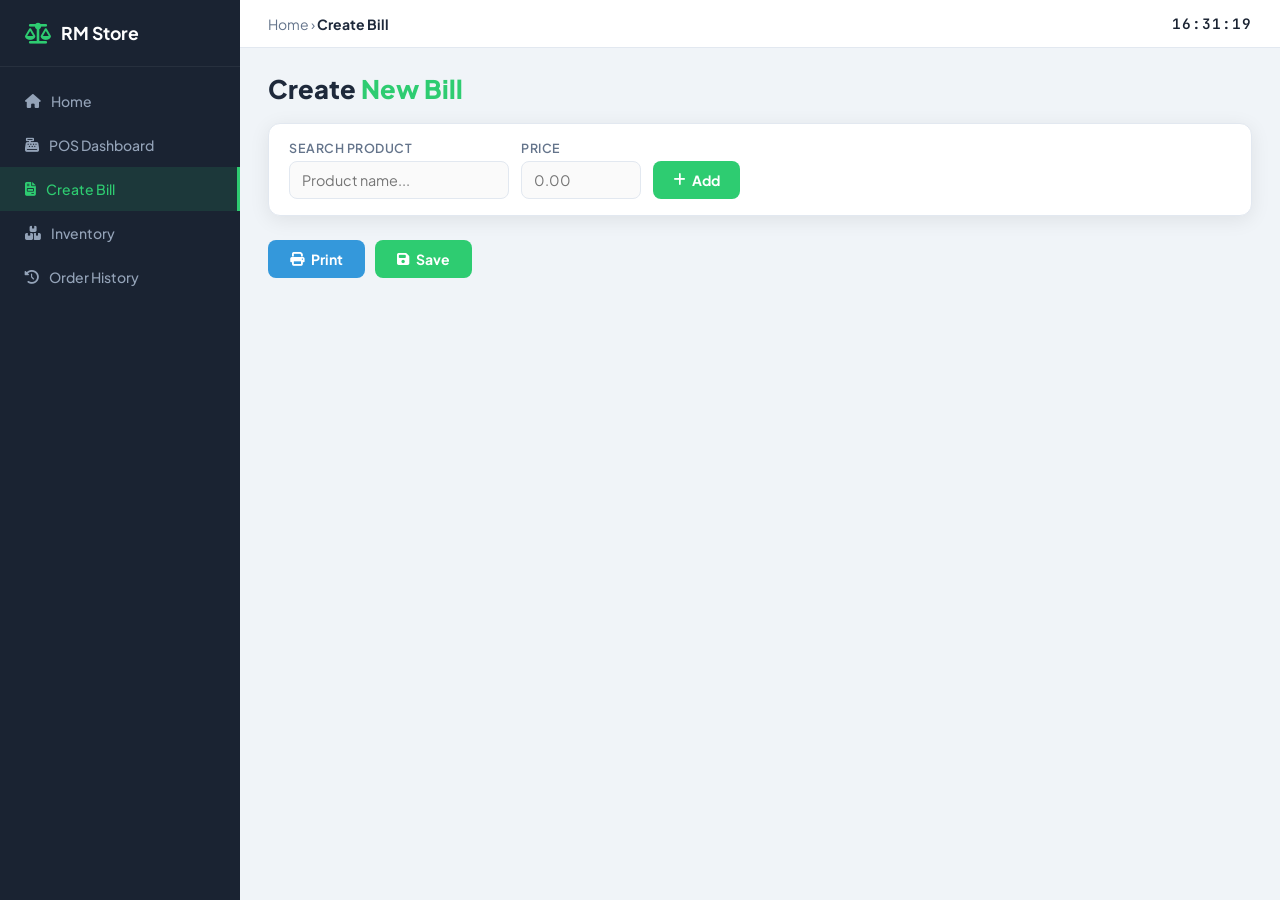
<file: Project/src/main/resources/static/createBill.html>
<!DOCTYPE html>
<html lang="en">
<head>
    <meta charset="UTF-8">
    <meta name="viewport" content="width=device-width, initial-scale=1.0">
    <title>RM Store - Billing System</title>
    <link rel="stylesheet" href="https://cdnjs.cloudflare.com/ajax/libs/font-awesome/6.5.0/css/all.min.css">
    <link href="https://fonts.googleapis.com/css2?family=Plus+Jakarta+Sans:wght@400;500;600;700;800&family=JetBrains+Mono:wght@400;600&display=swap" rel="stylesheet">
    <link rel="stylesheet" href="createBill.css">
</head>
<body>

<!-- Save Confirmation Popup -->
<div id="saveModal" class="modal-overlay" style="display:none;">
    <div class="modal-box">
        <div class="modal-icon"><i class="fas fa-receipt"></i></div>
        <h2 class="modal-title">Bill Save Kardo?</h2>
        <p class="modal-sub">Bill save hoga aur interface reset ho jayega naye bill ke liye.</p>
        <div class="modal-actions">
            <button class="modal-btn cancel" onclick="closeModal()">Cancel</button>
            <button class="modal-btn confirm" onclick="confirmSave()">Save Bill</button>
        </div>
    </div>
</div>

<div class="app-container">
    <aside class="sidebar">
        <div class="sidebar-header">
            <i class="fas fa-balance-scale logo-icon"></i>
            <span class="brand-name">RM Store</span>
        </div>
        <nav class="sidebar-nav">
            <ul>
                <li><a href="index.html"><i class="fas fa-home"></i> Home</a></li>
                <li><a href="pos.html"><i class="fas fa-cash-register"></i> POS Dashboard</a></li>
                <li class="active"><a href="createBill.html"><i class="fas fa-file-invoice"></i> Create Bill</a></li>
                <li><a href="inventry.html"><i class="fas fa-boxes"></i> Inventory</a></li>
                <li><a href="OrderHistory.html"><i class="fas fa-history"></i> Order History</a></li>
            </ul>
        </nav>
    </aside>

    <main class="content-area">
        <div class="top-nav">
            <span>Home &rsaquo; <strong>Create Bill</strong></span>
            <div id="liveClock" class="live-clock">--:--:--</div>
        </div>

        <div class="page-container">
            <div class="page-header">
                <h1>Create <span>New Bill</span></h1>
            </div>

            <div class="input-panel">
                <div class="input-group search-group">
                    <label>Search Product</label>
                    <input type="text" id="productSearch" placeholder="Product name..." oninput="searchProducts()" autocomplete="off">
                    <div id="searchResults" class="dropdown"></div>
                </div>
                <div class="input-group price-grp">
                    <label>Price</label>
                    <input type="number" id="priceInput" placeholder="0.00">
                </div>
                <button id="addBtn" class="btn-green" onclick="addItem()">
                    <i class="fas fa-plus"></i> Add
                </button>
            </div>

            <div id="invoice" class="invoice-box" style="display: none;">
                <div class="thermal-header">
                    <div class="store-logo-area">
                        <i class="fas fa-store store-icon"></i>
                    </div>
                    <h2 class="store-title">RASHID MAJID</h2>
                    <p class="store-sub">Kiryana Store</p>
                    <p class="print-location">Karachi, Sindh, Pakistan</p>
                    <p class="print-location">Tel: 0300-0000000</p>
                </div>

                <div class="receipt-divider">
                    <span>★ ★ ★</span>
                </div>

                <div class="invoice-meta">
                    <div class="meta-row">
                        <span class="meta-label">Bill No:</span>
                        <span class="meta-value" id="dispId">#000</span>
                    </div>
                    <div class="meta-row">
                        <span class="meta-label">Date:</span>
                        <span class="meta-value" id="dispDate">--/--/--</span>
                    </div>
                    <div class="meta-row">
                        <span class="meta-label">Time:</span>
                        <span class="meta-value" id="dispTime">--:--</span>
                    </div>
                </div>

                <div class="dashed-line"></div>

                <table id="billTable">
                    <thead>
                        <tr>
                            <th class="col-product">Item</th>
                            <th class="col-price">Amount</th>
                            <th class="col-action"></th>
                        </tr>
                    </thead>
                    <tbody></tbody>
                </table>

                <div class="dashed-line"></div>

                <div class="total-section">
                    <span class="total-label">GRAND TOTAL</span>
                    <span class="total-amount">Rs. <span id="totalAmt">0</span></span>
                </div>

                <div class="thermal-footer">
                    <div class="footer-divider"></div>
                    <p class="thank-you">✦ THANK YOU ✦</p>
                    <p class="visit-again">Please visit again!</p>
                </div>
            </div>

            <div class="control-panel">
                <button class="btn-blue" onclick="window.print()"><i class="fas fa-print"></i> Print</button>
                <button class="btn-green" onclick="openSaveModal()"><i class="fas fa-save"></i> Save</button>
            </div>
        </div>
    </main>
</div>

<!-- script.js loaded first - contains all logic including confirmSave, openSaveModal, closeModal, showToast -->
<script src="script.js"></script>
<script>
    // Clock only - all other logic is in script.js
    function updateClock() {
        document.getElementById('liveClock').textContent = new Date().toLocaleTimeString('en-PK', { hour12: false });
    }
    setInterval(updateClock, 1000);
    updateClock();
</script>
</body>
</html>
</file>
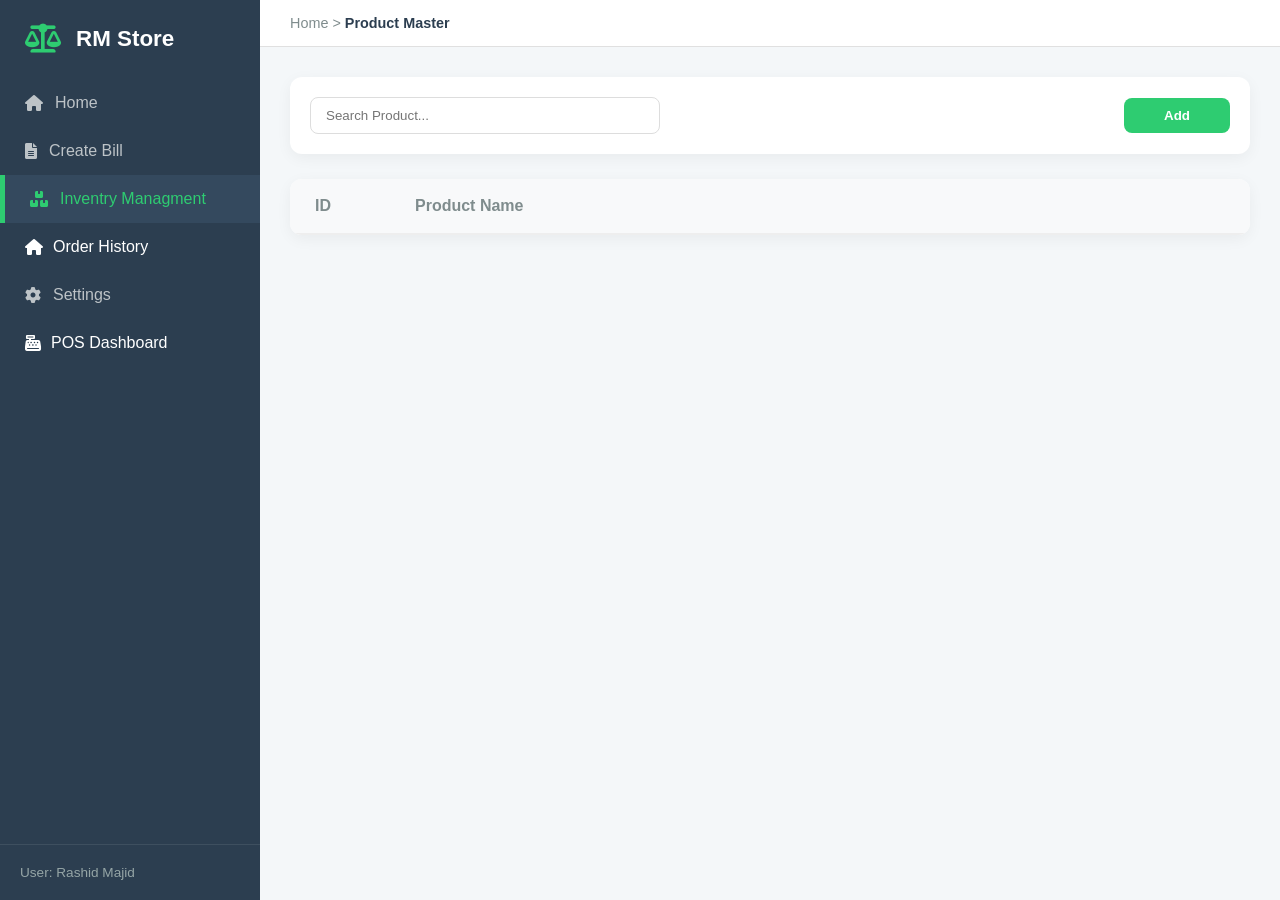
<file: Project/src/main/resources/static/inventry.html>
<!DOCTYPE html>
<html lang="en">
<head>
    <meta charset="UTF-8">
    <meta name="viewport" content="width=device-width, initial-scale=1.0">
    <title>RM Store - Product Master</title>
    <link rel="stylesheet" href="inventry.css">
    <link rel="stylesheet" href="https://cdnjs.cloudflare.com/ajax/libs/font-awesome/6.0.0/css/all.min.css">
     <script src="inventry.js"></script>
</head>
<body>
 
    <div class="app-container">
        <aside class="sidebar">
            <div class="sidebar-header">
                <i class="fas fa-balance-scale logo-icon"></i>
                <span class="brand-name">RM Store</span>
            </div>
            
            <nav class="sidebar-nav">
                <ul>
                    <li><a href="index.html"><i class="fas fa-home"></i> Home</a></li>
                    <li><a href="createBill.html"><i class="fas fa-file-alt"></i> Create Bill</a></li>
                    <li class="active"><a href="inventory.html"><i class="fas fa-boxes"></i> Inventry Managment</a></li>
                    <li> <a href="OrderHistory.html" style="text-decoration: none; color: inherit; display: flex; align-items: center; gap: 10px;">
                        <i class="fas fa-home"></i> Order History
                    </a></li>
                    <li><a href="#"><i class="fas fa-cog"></i> Settings</a></li>
                    <li>
                        <a href="pos.html" style="text-decoration: none; color: inherit; display: flex; align-items: center; gap: 10px;">
                            <i class="fas fa-cash-register"></i> POS Dashboard
                        </a>
                    </li>
                </ul>
            </nav>
 
            <div class="sidebar-footer">
                <p>User: Rashid Majid</p>
            </div>
        </aside>
 
        <main class="content-area">
            <header class="top-nav">
                <p>Home > <span>Product Master</span></p>
            </header>
 
            <section class="inventory-container">
                <div class="glass-card action-bar">
                    <input type="text" id="searchInput" placeholder="Search Product..." oninput="searchProduct()">
                    <button class="btn-add" onclick="openModal()">Add</button>
                </div>
 
                <div class="glass-card table-wrapper">
                    <table id="productTable">
                        <thead>
                            <tr>
                                <th style="width: 100px;">ID</th>
                                <th>Product Name</th>
                            </tr>
                        </thead>
                        <tbody id="productBody">
                        </tbody>
                    </table>
                </div>
            </section>
        </main>
    </div>
 
    <!-- Add Product Modal -->
    <div id="addModal" class="modal">
        <div class="modal-content">
            <h3>Add New Product</h3>
 
            <!-- Input + Buttons (default view) -->
            <div id="modalInputSection">
                <input type="text" id="newProductName" placeholder="Enter Product Name">
                <div class="modal-btns">
                    <button class="btn-save" onclick="saveProduct()">Save</button>
                    <button class="btn-cancel" onclick="closeModal()">Cancel</button>
                </div>
            </div>
 
            <!-- Confirmation message (shown after save) -->
            <div id="modalConfirmSection" style="display:none;">
                <div class="success-icon"><i class="fas fa-check-circle"></i></div>
                <p class="success-msg">Product add ho gaye hai </p>
                <button class="btn-ok" onclick="closeModal()">OK</button>
            </div>
            <div id="errorBox" style="display: none; margin-top: 15px; background-color: #ffebee; color: #c62828; padding: 10px; border-radius: 5px; border: 1px solid #ef9a9a; text-align: center;">
                <span id="errorMessage"></span>
            </div>
        </div>
    </div>
 
    <!-- Delete Confirmation Modal -->
    <div id="deleteModal" class="modal">
        <div class="modal-content">
            <div class="delete-icon"><i class="fas fa-exclamation-triangle"></i></div>
            <h3>Delete Product?</h3>
            <p class="delete-msg">Bhi sahi btao product delete krna hay </p>
            <div class="modal-btns">
                <button class="btn-save" onclick="confirmDelete()">Yes</button>
                <button class="btn-cancel" onclick="closeDeleteModal()">Cancel</button>
            </div>
        </div>
    </div>
 
</body>
</html>
</file>
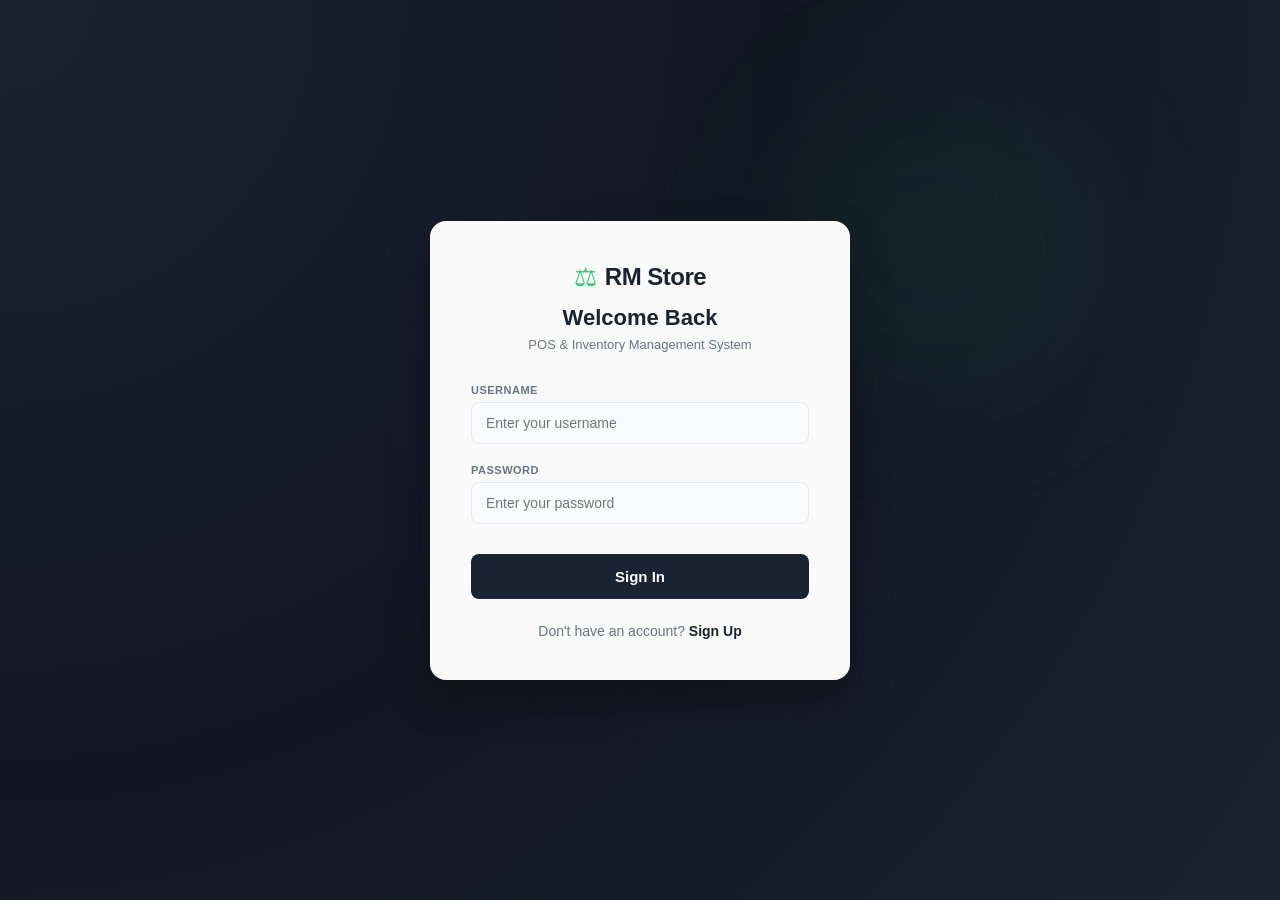
<file: Project/src/main/resources/static/login.html>
<!DOCTYPE html>
<html lang="en">
<head>
  <meta charset="UTF-8">
  <meta name="viewport" content="width=device-width, initial-scale=1.0">
  <title>Login - RM Store</title>
  <link rel="stylesheet" href="auth.css">
</head>
<body>

<div class="auth-card">
  <div class="brand-header">
    <div class="logo-container">
      <span class="logo-icon">⚖</span>
      <span class="logo-text">RM Store</span>
    </div>
    <h2>Welcome Back</h2>
    <p class="subtitle">POS & Inventory Management System</p>
  </div>

  <form method="post" action="/login">
    <div class="input-group">
      <label for="username">Username</label>
      <input
              type="text"
              id="username"
              name="username"
              placeholder="Enter your username"
              required>
    </div>

    <div class="input-group">
      <label for="password">Password</label>
      <input
              type="password"
              id="password"
              name="password"
              placeholder="Enter your password"
              required>
    </div>

    <button type="submit" class="btn-submit">
      Sign In
    </button>

    <p class="footer-text">
      Don't have an account?
      <a href="signup.html">Sign Up</a>
    </p>
  </form>
</div>

</body>
</html>
</file>
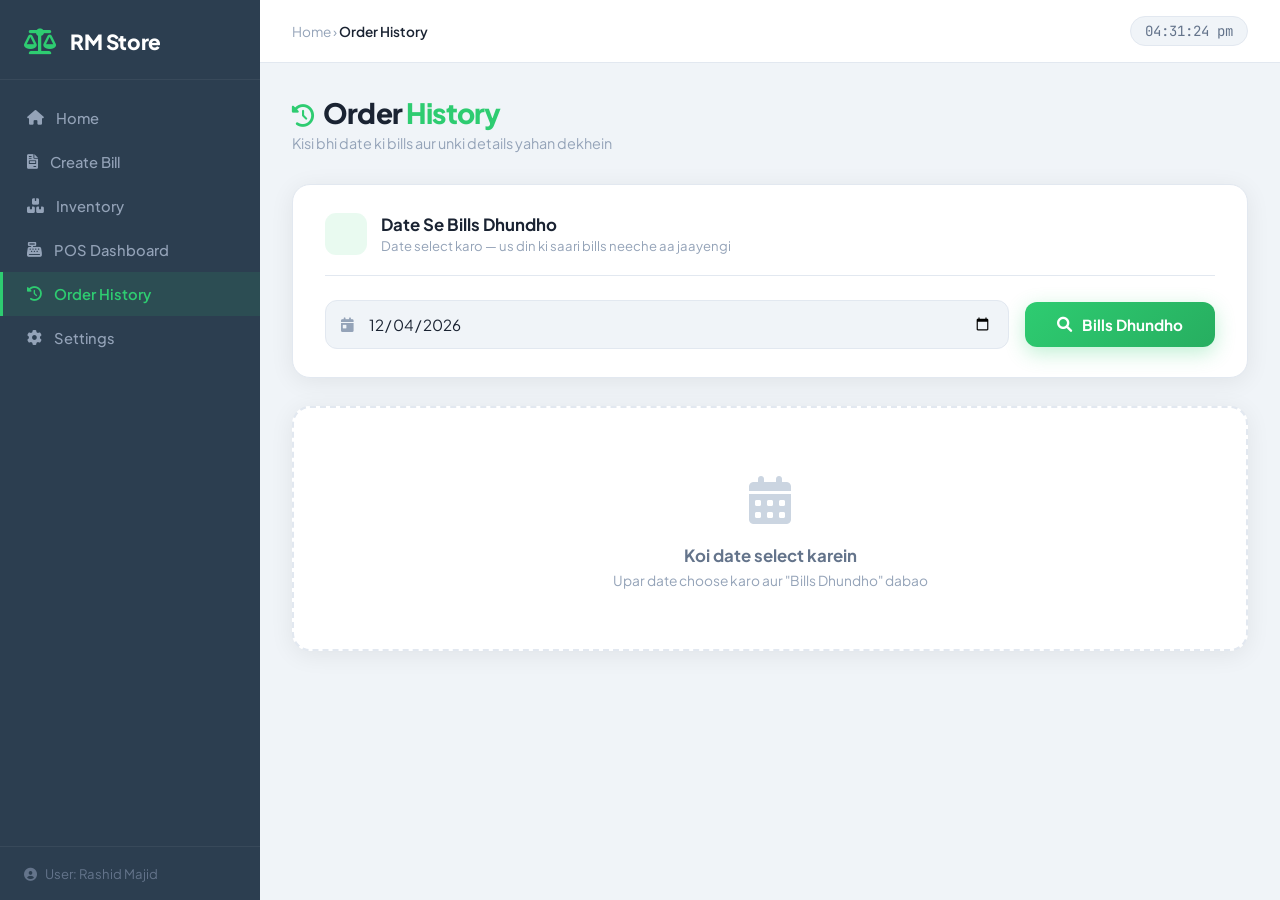
<file: Project/src/main/resources/static/OrderHistory.html>
<!DOCTYPE html>
<html lang="en">
<head>
    <meta charset="UTF-8">
    <meta name="viewport" content="width=device-width, initial-scale=1.0">
    <title>RM Store - Order History</title>
    <link rel="stylesheet" href="https://cdnjs.cloudflare.com/ajax/libs/font-awesome/6.0.0/css/all.min.css">
    <link href="https://fonts.googleapis.com/css2?family=Plus+Jakarta+Sans:wght@400;500;600;700;800&family=JetBrains+Mono:wght@400;600&display=swap" rel="stylesheet">
    <style>
        :root {
            --sidebar-bg: #2c3e50;
            --green: #2ecc71;
            --green-dark: #27ae60;
            --blue: #3498db;
            --body-bg: #f0f4f8;
            --card-bg: #ffffff;
            --text-primary: #1a2332;
            --text-secondary: #64748b;
            --text-muted: #94a3b8;
            --border: #e2e8f0;
            --shadow: 0 4px 24px rgba(0,0,0,0.07);
            --shadow-lg: 0 12px 40px rgba(0,0,0,0.12);
        }

        * { margin:0; padding:0; box-sizing:border-box; }
        body { font-family:'Plus Jakarta Sans',sans-serif; background:var(--body-bg); color:var(--text-primary); }
        .app-container { display:flex; height:100vh; overflow:hidden; }

        /* ── Sidebar ── */
        .sidebar { width:260px; background:var(--sidebar-bg); display:flex; flex-direction:column; flex-shrink:0; }
        .sidebar-header { padding:28px 24px 24px; display:flex; align-items:center; gap:14px; border-bottom:1px solid rgba(255,255,255,0.06); }
        .logo-icon { font-size:1.6rem; color:var(--green); }
        .brand-name { font-size:1.3rem; font-weight:800; color:#fff; letter-spacing:-0.02em; }
        .sidebar-nav { flex:1; padding:16px 0; }
        .sidebar-nav ul { list-style:none; }
        .sidebar-nav li a { display:flex; align-items:center; gap:12px; padding:13px 24px; color:#94a3b8; text-decoration:none; font-size:0.92rem; font-weight:500; transition:all 0.2s; border-left:3px solid transparent; }
        .sidebar-nav li a:hover { background:rgba(255,255,255,0.05); color:#fff; }
        .sidebar-nav li.active a { background:rgba(46,204,113,0.1); color:var(--green); border-left-color:var(--green); font-weight:600; }
        .sidebar-footer { padding:18px 24px; border-top:1px solid rgba(255,255,255,0.06); font-size:0.82rem; color:#64748b; }

        /* ── Main ── */
        .content-area { flex:1; overflow-y:auto; background:var(--body-bg); }
        .top-nav { background:#fff; padding:16px 32px; border-bottom:1px solid var(--border); font-size:0.85rem; color:var(--text-muted); display:flex; align-items:center; justify-content:space-between; position:sticky; top:0; z-index:10; }
        .top-nav strong { color:var(--text-primary); font-weight:600; }
        .live-clock { font-family:'JetBrains Mono',monospace; font-size:0.88rem; color:var(--text-secondary); background:var(--body-bg); padding:5px 14px; border-radius:20px; border:1px solid var(--border); }

        .page-container { padding:32px; }

        /* ── Page Header ── */
        .page-header { display:flex; align-items:flex-end; justify-content:space-between; margin-bottom:32px; }
        .page-header h1 { font-size:1.75rem; font-weight:800; letter-spacing:-0.03em; }
        .page-header h1 span { color:var(--green); }
        .page-header p { font-size:0.9rem; color:var(--text-muted); margin-top:4px; }

        /* ── Search Panel ── */
        .search-panel {
            background:var(--card-bg);
            border-radius:18px;
            padding:28px 32px;
            box-shadow:var(--shadow);
            border:1px solid var(--border);
            margin-bottom:28px;
        }

        .search-panel-header {
            display:flex; align-items:center; gap:14px;
            margin-bottom:24px; padding-bottom:20px;
            border-bottom:1px solid var(--border);
        }

        .panel-icon { width:42px; height:42px; background:rgba(46,204,113,0.1); border-radius:11px; display:flex; align-items:center; justify-content:center; color:var(--green); font-size:1rem; }
        .search-panel-header h2 { font-size:1.05rem; font-weight:700; }
        .search-panel-header p { font-size:0.82rem; color:var(--text-muted); margin-top:2px; }

        .search-row {
            display:flex;
            align-items:center;
            gap:16px;
        }

        .date-input-wrap {
            flex:1;
            position:relative;
        }

        .date-input-wrap i {
            position:absolute;
            left:16px; top:50%;
            transform:translateY(-50%);
            color:var(--text-muted);
            font-size:0.9rem;
            pointer-events:none;
        }

        .date-input-wrap input[type="date"] {
            width:100%;
            padding:13px 16px 13px 42px;
            border:1.5px solid var(--border);
            border-radius:12px;
            font-family:'Plus Jakarta Sans',sans-serif;
            font-size:0.95rem;
            color:var(--text-primary);
            background:var(--body-bg);
            outline:none;
            transition:border-color 0.2s, box-shadow 0.2s;
            cursor:pointer;
        }

        .date-input-wrap input[type="date"]:focus {
            border-color:var(--green);
            box-shadow:0 0 0 3px rgba(46,204,113,0.12);
            background:#fff;
        }

        .btn-search {
            display:flex; align-items:center; gap:10px;
            padding:13px 32px;
            background:linear-gradient(135deg, #2ecc71, #27ae60);
            color:white; border:none; border-radius:12px;
            font-family:'Plus Jakarta Sans',sans-serif;
            font-size:0.95rem; font-weight:700;
            cursor:pointer;
            box-shadow:0 6px 20px rgba(46,204,113,0.3);
            transition:all 0.25s cubic-bezier(0.34,1.56,0.64,1);
            white-space:nowrap;
        }

        .btn-search:hover { transform:translateY(-3px); box-shadow:0 10px 28px rgba(46,204,113,0.4); }
        .btn-search:active { transform:translateY(0) scale(0.98); }

        .btn-search .btn-spinner {
            display:none; width:18px; height:18px;
            border:2.5px solid rgba(255,255,255,0.35);
            border-top-color:white; border-radius:50%;
            animation:spin 0.7s linear infinite;
        }

        @keyframes spin { to { transform:rotate(360deg); } }
        .btn-search.loading .search-icon { display:none; }
        .btn-search.loading .btn-spinner { display:block; }
        .btn-search.loading { opacity:0.85; cursor:wait; }

        /* ── Stats Bar ── */
        .stats-bar {
            display:none;
            grid-template-columns: repeat(3,1fr);
            gap:16px;
            margin-bottom:24px;
            animation:fadeIn 0.3s ease;
        }

        .stats-bar.show { display:grid; }

        @keyframes fadeIn { from { opacity:0; transform:translateY(-8px); } to { opacity:1; transform:translateY(0); } }

        .stat-chip {
            background:var(--card-bg);
            border-radius:14px;
            padding:18px 22px;
            box-shadow:var(--shadow);
            border:1px solid var(--border);
            display:flex; align-items:center; gap:14px;
        }

        .stat-chip .chip-icon { width:40px; height:40px; border-radius:10px; display:flex; align-items:center; justify-content:center; font-size:1rem; flex-shrink:0; }
        .stat-chip.bills .chip-icon { background:rgba(52,152,219,0.1); color:var(--blue); }
        .stat-chip.items .chip-icon { background:rgba(46,204,113,0.1); color:var(--green); }
        .stat-chip.total .chip-icon { background:rgba(155,89,182,0.1); color:#9b59b6; }

        .chip-label { font-size:0.75rem; color:var(--text-muted); font-weight:600; text-transform:uppercase; letter-spacing:0.05em; }
        .chip-value { font-family:'JetBrains Mono',monospace; font-size:1.25rem; font-weight:600; color:var(--text-primary); margin-top:2px; }

        /* ── Results Area ── */
        .results-area { display:none; }
        .results-area.show { display:block; animation:slideUp 0.35s cubic-bezier(0.34,1.56,0.64,1); }
        @keyframes slideUp { from { opacity:0; transform:translateY(20px); } to { opacity:1; transform:translateY(0); } }

        .results-header {
            display:flex; align-items:center; justify-content:space-between;
            margin-bottom:16px;
        }

        .results-title {
            font-size:1rem; font-weight:700; color:var(--text-primary);
            display:flex; align-items:center; gap:8px;
        }

        .results-title i { color:var(--green); }

        .results-date-badge {
            font-size:0.8rem; color:var(--text-muted); font-weight:500;
            background:var(--card-bg); padding:5px 14px; border-radius:20px;
            border:1px solid var(--border);
        }

        /* ── Bill Cards ── */
        .bills-list { display:flex; flex-direction:column; gap:16px; }

        .bill-card {
            background:var(--card-bg);
            border-radius:16px;
            box-shadow:var(--shadow);
            border:1px solid var(--border);
            overflow:hidden;
            transition:box-shadow 0.2s, transform 0.2s;
        }

        .bill-card:hover { box-shadow:var(--shadow-lg); transform:translateY(-2px); }

        .bill-card-header {
            display:flex; align-items:center; justify-content:space-between;
            padding:18px 24px;
            background:linear-gradient(135deg, rgba(46,204,113,0.05), rgba(39,174,96,0.01));
            border-bottom:1px solid var(--border);
            cursor:pointer;
            user-select:none;
        }

        .bill-card-header:hover { background:linear-gradient(135deg, rgba(46,204,113,0.09), rgba(39,174,96,0.03)); }

        .bill-id-wrap { display:flex; align-items:center; gap:12px; }

        .bill-id-badge {
            background:rgba(46,204,113,0.1); color:var(--green-dark);
            font-family:'JetBrains Mono',monospace;
            font-size:0.82rem; font-weight:700;
            padding:5px 12px; border-radius:8px;
            border:1px solid rgba(46,204,113,0.2);
        }

        .bill-id-label { font-size:0.95rem; font-weight:700; color:var(--text-primary); }
        .bill-id-sub { font-size:0.78rem; color:var(--text-muted); margin-top:1px; }

        .bill-header-right { display:flex; align-items:center; gap:16px; }

        .bill-total-badge {
            font-family:'JetBrains Mono',monospace;
            font-size:1.05rem; font-weight:600;
            color:var(--text-primary);
        }

        .bill-total-badge .rs { font-size:0.82rem; color:var(--text-muted); margin-right:3px; }

        .toggle-icon {
            color:var(--text-muted); font-size:0.85rem;
            transition:transform 0.3s;
            width:20px; text-align:center;
        }

        .bill-card.expanded .toggle-icon { transform:rotate(180deg); }

        /* Bill Items Table */
        .bill-items-wrap {
            display:none;
            padding:0;
        }

        .bill-card.expanded .bill-items-wrap { display:block; }

        .bill-items-table {
            width:100%;
            border-collapse:collapse;
        }

        .bill-items-table th {
            background:#f8fafc;
            padding:12px 24px;
            text-align:left;
            font-size:0.75rem;
            font-weight:700;
            color:var(--text-muted);
            text-transform:uppercase;
            letter-spacing:0.06em;
            border-bottom:1px solid var(--border);
        }

        .bill-items-table th:last-child { text-align:right; }

        .bill-items-table td {
            padding:13px 24px;
            font-size:0.9rem;
            color:var(--text-primary);
            border-bottom:1px solid #f1f5f9;
        }

        .bill-items-table td:last-child {
            text-align:right;
            font-family:'JetBrains Mono',monospace;
            font-weight:600;
            color:var(--text-primary);
        }

        .bill-items-table tr:last-child td { border-bottom:none; }
        .bill-items-table tr:hover td { background:#fafbfc; }

        .product-name-cell { display:flex; align-items:center; gap:10px; }
        .product-dot { width:8px; height:8px; background:var(--green); border-radius:50%; flex-shrink:0; }

        .bill-items-footer {
            display:flex; align-items:center; justify-content:flex-end;
            padding:14px 24px;
            background:#f8fafc;
            border-top:2px solid var(--border);
            gap:8px;
        }

        .bill-items-footer .footer-label { font-size:0.85rem; color:var(--text-muted); font-weight:600; }
        .bill-items-footer .footer-total {
            font-family:'JetBrains Mono',monospace;
            font-size:1.2rem; font-weight:700;
            color:var(--text-primary);
        }

        .footer-total .rs { font-size:0.9rem; color:var(--text-muted); margin-right:3px; }

        /* ── Empty & Error States ── */
        .empty-state, .error-state {
            display:none;
            text-align:center;
            padding:60px 30px;
            background:var(--card-bg);
            border-radius:18px;
            box-shadow:var(--shadow);
            border:1px solid var(--border);
        }

        .empty-state.show, .error-state.show { display:block; animation:fadeIn 0.3s ease; }

        .state-icon { font-size:3rem; margin-bottom:16px; }
        .empty-state .state-icon { color:#cbd5e1; }
        .error-state .state-icon { color:#fca5a5; }

        .state-title { font-size:1.1rem; font-weight:700; color:var(--text-primary); margin-bottom:6px; }
        .state-sub { font-size:0.88rem; color:var(--text-muted); }

        /* ── No date selected hint ── */
        .hint-state {
            text-align:center;
            padding:60px 30px;
            background:var(--card-bg);
            border-radius:18px;
            box-shadow:var(--shadow);
            border:2px dashed var(--border);
        }

        .hint-state .hint-icon { font-size:3rem; color:#cbd5e1; margin-bottom:16px; }
        .hint-state h3 { font-size:1.05rem; font-weight:700; color:var(--text-secondary); margin-bottom:6px; }
        .hint-state p { font-size:0.86rem; color:var(--text-muted); }
    </style>
</head>
<body>
<div class="app-container">

    <!-- ═══ SIDEBAR ═══ -->
    <aside class="sidebar">
        <div class="sidebar-header">
            <i class="fas fa-balance-scale logo-icon"></i>
            <span class="brand-name">RM Store</span>
        </div>
        <nav class="sidebar-nav">
            <ul>
                <li><a href="index.html"><i class="fas fa-home"></i> Home</a></li>
                <li><a href="createBill.html"><i class="fas fa-file-invoice"></i> Create Bill</a></li>
                <li><a href="inventry.html"><i class="fas fa-boxes"></i> Inventory</a></li>
                <li><a href="pos.html"><i class="fas fa-cash-register"></i> POS Dashboard</a></li>
                <li class="active"><a href="orderHistory.html"><i class="fas fa-history"></i> Order History</a></li>
                <li><a href="#"><i class="fas fa-cog"></i> Settings</a></li>
            </ul>
        </nav>
        <div class="sidebar-footer">
            <i class="fas fa-user-circle" style="margin-right:6px;"></i> User: Rashid Majid
        </div>
    </aside>

    <!-- ═══ MAIN CONTENT ═══ -->
    <main class="content-area">

        <div class="top-nav">
            <span>Home &rsaquo; <strong>Order History</strong></span>
            <div class="live-clock" id="liveClock">--:--:--</div>
        </div>

        <div class="page-container">

            <!-- Page Header -->
            <div class="page-header">
                <div>
                    <h1><i class="fas fa-history" style="font-size:1.4rem;margin-right:10px;color:var(--green);"></i>Order <span>History</span></h1>
                    <p>Kisi bhi date ki bills aur unki details yahan dekhein</p>
                </div>
            </div>

            <!-- ═══ SEARCH PANEL ═══ -->
            <div class="search-panel">
                <div class="search-panel-header">
                    <div class="panel-icon"><i class="fas fa-calendar-search" style="font-size:0.9rem;"></i></div>
                    <div>
                        <h2>Date Se Bills Dhundho</h2>
                        <p>Date select karo — us din ki saari bills neeche aa jaayengi</p>
                    </div>
                </div>

                <div class="search-row">
                    <div class="date-input-wrap">
                        <i class="fas fa-calendar-day"></i>
                        <input type="date" id="dateInput" />
                    </div>
                    <button class="btn-search" id="searchBtn" onclick="searchBillsByDate()">
                        <div class="btn-spinner"></div>
                        <i class="fas fa-search search-icon"></i>
                        <span>Bills Dhundho</span>
                    </button>
                </div>
            </div>

            <!-- ═══ STATS BAR (shows after search) ═══ -->
            <div class="stats-bar" id="statsBar">
                <div class="stat-chip bills">
                    <div class="chip-icon"><i class="fas fa-file-invoice"></i></div>
                    <div>
                        <div class="chip-label">Total Bills</div>
                        <div class="chip-value" id="statBills">0</div>
                    </div>
                </div>
                <div class="stat-chip items">
                    <div class="chip-icon"><i class="fas fa-boxes"></i></div>
                    <div>
                        <div class="chip-label">Total Items</div>
                        <div class="chip-value" id="statItems">0</div>
                    </div>
                </div>
                <div class="stat-chip total">
                    <div class="chip-icon"><i class="fas fa-rupee-sign"></i></div>
                    <div>
                        <div class="chip-label">Day's Revenue</div>
                        <div class="chip-value" id="statRevenue">Rs. 0</div>
                    </div>
                </div>
            </div>

            <!-- ═══ DEFAULT HINT (before first search) ═══ -->
            <div class="hint-state" id="hintState">
                <div class="hint-icon"><i class="fas fa-calendar-alt"></i></div>
                <h3>Koi date select karein</h3>
                <p>Upar date choose karo aur "Bills Dhundho" dabao</p>
            </div>

            <!-- ═══ RESULTS ═══ -->
            <div class="results-area" id="resultsArea">
                <div class="results-header">
                    <div class="results-title">
                        <i class="fas fa-list-ul"></i>
                        <span id="resultsTitle">Bills</span>
                    </div>
                    <span class="results-date-badge" id="resultsDateBadge">—</span>
                </div>
                <div class="bills-list" id="billsList"></div>
            </div>

            <!-- ═══ EMPTY STATE ═══ -->
            <div class="empty-state" id="emptyState">
                <div class="state-icon"><i class="fas fa-folder-open"></i></div>
                <div class="state-title">Is din koi bill nahi mili</div>
                <div class="state-sub">Shayad us date par koi transaction nahi hua — dusri date try karein</div>
            </div>

            <!-- ═══ ERROR STATE ═══ -->
            <div class="error-state" id="errorState">
                <div class="state-icon"><i class="fas fa-exclamation-circle"></i></div>
                <div class="state-title">Server se data nahi aaya</div>
                <div class="state-sub">Spring Boot chal raha hai? Dobara try karein.</div>
            </div>

        </div>
    </main>
</div>

<script src="orderHistory.js"></script>
</body>
</html>
</file>
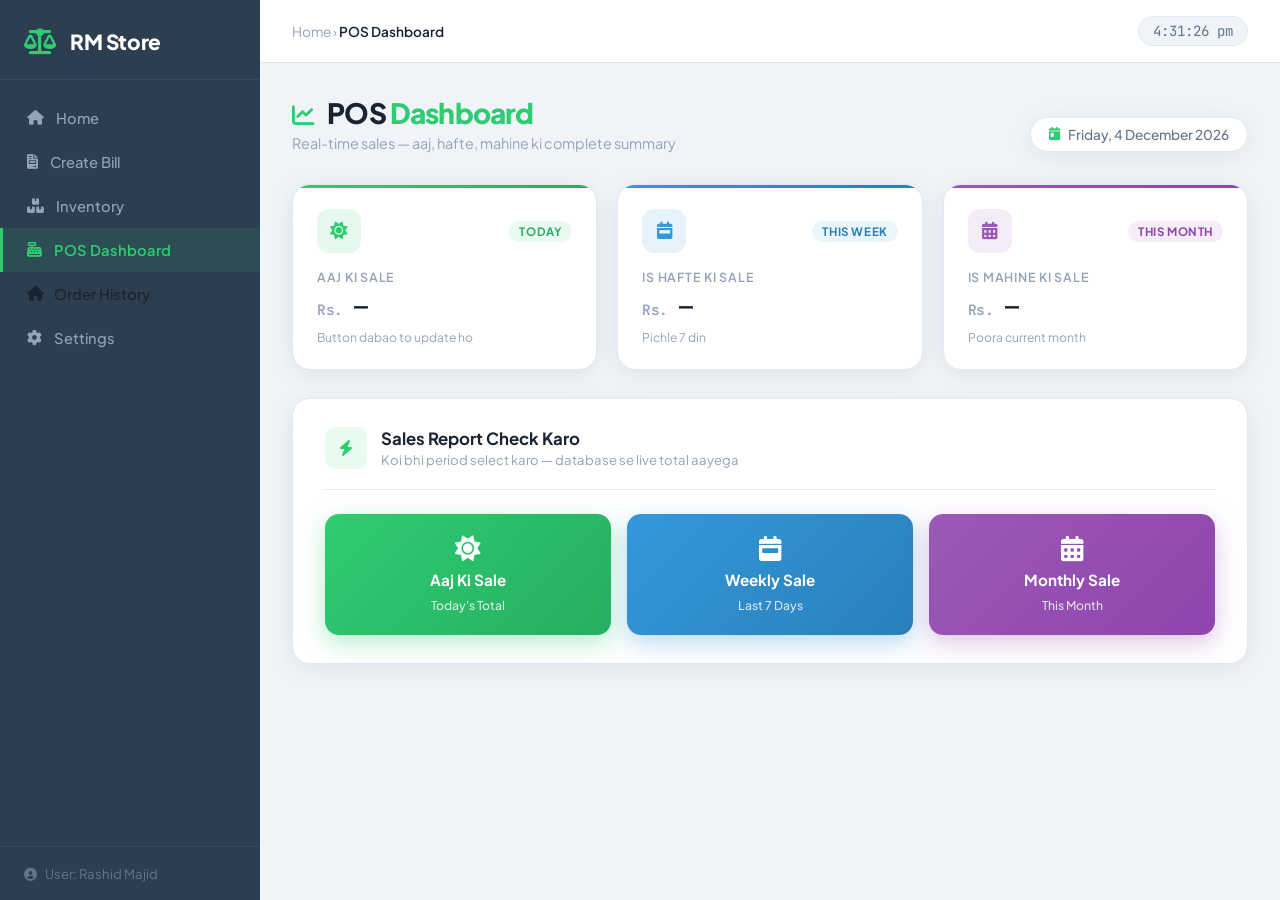
<file: Project/src/main/resources/static/pos.html>
<!DOCTYPE html>
<html lang="en">
<head>
    <meta charset="UTF-8">
    <meta name="viewport" content="width=device-width, initial-scale=1.0">
    <title>RM Store - POS Dashboard</title>
    <link rel="stylesheet" href="https://cdnjs.cloudflare.com/ajax/libs/font-awesome/6.0.0/css/all.min.css">
    <link href="https://fonts.googleapis.com/css2?family=Plus+Jakarta+Sans:wght@400;500;600;700;800&family=JetBrains+Mono:wght@400;600&display=swap" rel="stylesheet">
    <style>
        :root {
            --sidebar-bg: #2c3e50;
            --green: #2ecc71;
            --green-dark: #27ae60;
            --blue: #3498db;
            --purple: #9b59b6;
            --body-bg: #f0f4f8;
            --card-bg: #ffffff;
            --text-primary: #1a2332;
            --text-secondary: #64748b;
            --text-muted: #94a3b8;
            --border: #e2e8f0;
            --shadow: 0 4px 24px rgba(0,0,0,0.07);
            --shadow-lg: 0 12px 40px rgba(0,0,0,0.12);
        }
        * { margin:0; padding:0; box-sizing:border-box; }
        body { font-family:'Plus Jakarta Sans',sans-serif; background:var(--body-bg); color:var(--text-primary); }
        .app-container { display:flex; height:100vh; overflow:hidden; }

        /* Sidebar */
        .sidebar { width:260px; background:var(--sidebar-bg); display:flex; flex-direction:column; flex-shrink:0; }
        .sidebar-header { padding:28px 24px 24px; display:flex; align-items:center; gap:14px; border-bottom:1px solid rgba(255,255,255,0.06); }
        .logo-icon { font-size:1.6rem; color:var(--green); }
        .brand-name { font-size:1.3rem; font-weight:800; color:#fff; letter-spacing:-0.02em; }
        .sidebar-nav { flex:1; padding:16px 0; }
        .sidebar-nav ul { list-style:none; }
        .sidebar-nav li a { display:flex; align-items:center; gap:12px; padding:13px 24px; color:#94a3b8; text-decoration:none; font-size:0.92rem; font-weight:500; transition:all 0.2s; border-left:3px solid transparent; }
        .sidebar-nav li a:hover { background:rgba(255,255,255,0.05); color:#fff; }
        .sidebar-nav li.active a { background:rgba(46,204,113,0.1); color:var(--green); border-left-color:var(--green); font-weight:600; }
        .sidebar-footer { padding:18px 24px; border-top:1px solid rgba(255,255,255,0.06); font-size:0.82rem; color:#64748b; }

        /* Main */
        .content-area { flex:1; overflow-y:auto; background:var(--body-bg); }
        .top-nav { background:#fff; padding:16px 32px; border-bottom:1px solid var(--border); font-size:0.85rem; color:var(--text-muted); display:flex; align-items:center; justify-content:space-between; position:sticky; top:0; z-index:10; }
        .top-nav strong { color:var(--text-primary); font-weight:600; }
        .live-clock { font-family:'JetBrains Mono',monospace; font-size:0.88rem; color:var(--text-secondary); background:var(--body-bg); padding:5px 14px; border-radius:20px; border:1px solid var(--border); }
        .pos-container { padding:32px; }

        /* Page Header */
        .page-header { display:flex; align-items:flex-end; justify-content:space-between; margin-bottom:32px; }
        .page-header h1 { font-size:1.75rem; font-weight:800; letter-spacing:-0.03em; }
        .page-header h1 span { color:var(--green); }
        .page-header p { font-size:0.9rem; color:var(--text-muted); margin-top:4px; }
        .date-pill { display:flex; align-items:center; gap:8px; background:#fff; border:1px solid var(--border); border-radius:24px; padding:8px 18px; font-size:0.85rem; color:var(--text-secondary); font-weight:500; box-shadow:var(--shadow); }
        .date-pill i { color:var(--green); font-size:0.8rem; }

        /* Summary Cards */
        .summary-grid { display:grid; grid-template-columns:repeat(3,1fr); gap:20px; margin-bottom:28px; }
        .summary-card { background:var(--card-bg); border-radius:18px; padding:24px; box-shadow:var(--shadow); border:1px solid var(--border); position:relative; overflow:hidden; transition:transform 0.2s,box-shadow 0.2s; }
        .summary-card:hover { transform:translateY(-3px); box-shadow:var(--shadow-lg); }
        .summary-card::before { content:''; position:absolute; top:0; left:0; right:0; height:3px; }
        .summary-card.today::before { background:linear-gradient(90deg,var(--green),var(--green-dark)); }
        .summary-card.week::before  { background:linear-gradient(90deg,var(--blue),#2980b9); }
        .summary-card.month::before { background:linear-gradient(90deg,var(--purple),#8e44ad); }
        .card-top { display:flex; align-items:center; justify-content:space-between; margin-bottom:16px; }
        .card-icon { width:44px; height:44px; border-radius:12px; display:flex; align-items:center; justify-content:center; font-size:1.1rem; }
        .today .card-icon { background:rgba(46,204,113,0.12); color:var(--green); }
        .week .card-icon  { background:rgba(52,152,219,0.12); color:var(--blue); }
        .month .card-icon { background:rgba(155,89,182,0.12); color:var(--purple); }
        .card-badge { font-size:0.72rem; font-weight:700; padding:3px 10px; border-radius:20px; text-transform:uppercase; letter-spacing:0.05em; }
        .today .card-badge { background:rgba(46,204,113,0.1); color:var(--green-dark); }
        .week .card-badge  { background:rgba(52,152,219,0.1); color:#2980b9; }
        .month .card-badge { background:rgba(155,89,182,0.1); color:#8e44ad; }
        .card-label { font-size:0.78rem; color:var(--text-muted); font-weight:600; text-transform:uppercase; letter-spacing:0.06em; margin-bottom:6px; }
        .card-amount { font-family:'JetBrains Mono',monospace; font-size:1.45rem; font-weight:600; color:var(--text-primary); letter-spacing:-0.02em; min-height:2rem; }
        .card-amount .rs { font-size:0.9rem; color:var(--text-muted); margin-right:3px; }
        .card-sub { font-size:0.76rem; color:var(--text-muted); margin-top:6px; }

        /* Actions Panel */
        .actions-panel { background:var(--card-bg); border-radius:18px; padding:28px 32px; box-shadow:var(--shadow); border:1px solid var(--border); margin-bottom:28px; }
        .actions-panel-header { display:flex; align-items:center; gap:14px; margin-bottom:24px; padding-bottom:20px; border-bottom:1px solid var(--border); }
        .panel-icon { width:42px; height:42px; background:rgba(46,204,113,0.1); border-radius:11px; display:flex; align-items:center; justify-content:center; color:var(--green); font-size:1rem; }
        .actions-panel-header h2 { font-size:1.05rem; font-weight:700; }
        .actions-panel-header p { font-size:0.82rem; color:var(--text-muted); margin-top:2px; }
        .btns-row { display:grid; grid-template-columns:repeat(3,1fr); gap:16px; }
        .sales-btn { display:flex; flex-direction:column; align-items:center; gap:8px; padding:22px 16px; border:none; border-radius:14px; cursor:pointer; font-family:'Plus Jakarta Sans',sans-serif; font-weight:700; font-size:0.95rem; color:white; transition:all 0.25s cubic-bezier(0.34,1.56,0.64,1); }
        .sales-btn:hover { transform:translateY(-5px); filter:brightness(1.06); }
        .sales-btn:active { transform:translateY(0) scale(0.97); }
        .sales-btn i { font-size:1.6rem; }
        .btn-sub { font-size:0.76rem; font-weight:500; opacity:0.8; }
        .btn-today { background:linear-gradient(135deg,#2ecc71,#27ae60); box-shadow:0 8px 24px rgba(46,204,113,0.35); }
        .btn-week  { background:linear-gradient(135deg,#3498db,#2980b9); box-shadow:0 8px 24px rgba(52,152,219,0.35); }
        .btn-month { background:linear-gradient(135deg,#9b59b6,#8e44ad); box-shadow:0 8px 24px rgba(155,89,182,0.35); }
        .btn-spinner { display:none; width:24px; height:24px; border:3px solid rgba(255,255,255,0.3); border-top-color:white; border-radius:50%; animation:spin 0.7s linear infinite; }
        @keyframes spin { to { transform:rotate(360deg); } }
        .sales-btn.loading .btn-icon { display:none; }
        .sales-btn.loading .btn-spinner { display:block; }
        .sales-btn.loading { opacity:0.85; cursor:wait; }

        /* Result Section */
        .result-section { background:var(--card-bg); border-radius:18px; box-shadow:var(--shadow); border:1px solid var(--border); overflow:hidden; display:none; }
        .result-section.visible { display:block; animation:popIn 0.4s cubic-bezier(0.34,1.56,0.64,1); }
        @keyframes popIn { from { opacity:0; transform:translateY(20px) scale(0.97); } to { opacity:1; transform:translateY(0) scale(1); } }
        .result-header { padding:18px 28px; display:flex; align-items:center; justify-content:space-between; border-bottom:1px solid var(--border); }
        .rh-today { background:linear-gradient(135deg,rgba(46,204,113,0.07),rgba(39,174,96,0.02)); }
        .rh-week  { background:linear-gradient(135deg,rgba(52,152,219,0.07),rgba(41,128,185,0.02)); }
        .rh-month { background:linear-gradient(135deg,rgba(155,89,182,0.07),rgba(142,68,173,0.02)); }
        .result-title { display:flex; align-items:center; gap:10px; font-size:0.88rem; font-weight:700; text-transform:uppercase; letter-spacing:0.07em; }
        .rt-green  { color:#27ae60; }
        .rt-blue   { color:#2980b9; }
        .rt-purple { color:#8e44ad; }
        .result-period-badge { font-size:0.78rem; color:var(--text-muted); font-weight:500; background:var(--body-bg); padding:4px 14px; border-radius:20px; border:1px solid var(--border); }
        .result-body { padding:36px 32px; display:flex; align-items:center; justify-content:space-between; }
        .amount-display { line-height:1; }
        .amount-rs { font-family:'JetBrains Mono',monospace; font-size:1.1rem; color:var(--text-muted); font-weight:500; display:block; margin-bottom:4px; }
        .amount-val { font-family:'JetBrains Mono',monospace; font-size:3.5rem; font-weight:600; color:var(--text-primary); letter-spacing:-0.04em; }
        .result-meta { text-align:right; }
        .meta-item { display:flex; align-items:center; gap:8px; justify-content:flex-end; font-size:0.82rem; color:var(--text-muted); margin-bottom:8px; }
        .meta-item i { font-size:0.75rem; width:14px; }
        .meta-item strong { color:var(--text-secondary); font-weight:600; }
        .zero-banner { margin:0 28px 24px; padding:14px 18px; background:#fffbeb; border:1px solid #fcd34d; border-radius:12px; color:#92400e; font-size:0.87rem; font-weight:500; display:none; align-items:center; gap:10px; }
        .zero-banner.show { display:flex; }
        .zero-banner i { color:#f59e0b; }
        .result-footer { padding:12px 28px; background:var(--body-bg); border-top:1px solid var(--border); font-size:0.78rem; color:var(--text-muted); display:flex; align-items:center; gap:6px; }
        .result-footer i { color:var(--green); font-size:0.55rem; }
        .result-footer strong { color:var(--text-secondary); }
    </style>
</head>
<body>
<div class="app-container">

    <!-- ═══ SIDEBAR ═══ -->
    <aside class="sidebar">
        <div class="sidebar-header">
            <i class="fas fa-balance-scale logo-icon"></i>
            <span class="brand-name">RM Store</span>
        </div>
        <nav class="sidebar-nav">
            <ul>
                <li><a href="index.html"><i class="fas fa-home"></i> Home</a></li>
                <li><a href="createBill.html"><i class="fas fa-file-invoice"></i> Create Bill</a></li>
                <li><a href="inventry.html"><i class="fas fa-boxes"></i> Inventory</a></li>
                <li class="active"><a href="pos.html"><i class="fas fa-cash-register"></i> POS Dashboard</a></li>
                <li> <a href="OrderHistory.html" style="text-decoration: none; color: inherit; display: flex; align-items: center; gap: 10px;">
                    <i class="fas fa-home"></i> Order History
                </a></li>
                <li><a href="#"><i class="fas fa-cog"></i> Settings</a></li>
            </ul>
        </nav>
        <div class="sidebar-footer">
            <i class="fas fa-user-circle" style="margin-right:6px;"></i> User: Rashid Majid
        </div>
    </aside>

    <!-- ═══ MAIN CONTENT ═══ -->
    <main class="content-area">

        <!-- Top Nav -->
        <div class="top-nav">
            <span>Home &rsaquo; <strong>POS Dashboard</strong></span>
            <div class="live-clock" id="liveClock">--:--:--</div>
        </div>

        <div class="pos-container">

            <!-- Page Header -->
            <div class="page-header">
                <div>
                    <h1>
                        <i class="fas fa-chart-line" style="font-size:1.4rem;margin-right:10px;color:var(--green);"></i>
                        POS <span>Dashboard</span>
                    </h1>
                    <p>Real-time sales — aaj, hafte, mahine ki complete summary</p>
                </div>
                <div class="date-pill">
                    <i class="fas fa-calendar-day"></i>
                    <span id="todayDate">—</span>
                </div>
            </div>

            <!-- ═══ SUMMARY CARDS ═══ -->
            <div class="summary-grid">

                <div class="summary-card today">
                    <div class="card-top">
                        <div class="card-icon"><i class="fas fa-sun"></i></div>
                        <span class="card-badge">Today</span>
                    </div>
                    <div class="card-label">Aaj Ki Sale</div>
                    <div class="card-amount" id="card-today"><span class="rs">Rs. </span>—</div>
                    <div class="card-sub">Button dabao to update ho</div>
                </div>

                <div class="summary-card week">
                    <div class="card-top">
                        <div class="card-icon"><i class="fas fa-calendar-week"></i></div>
                        <span class="card-badge">This Week</span>
                    </div>
                    <div class="card-label">Is Hafte Ki Sale</div>
                    <div class="card-amount" id="card-week"><span class="rs">Rs. </span>—</div>
                    <div class="card-sub">Pichle 7 din</div>
                </div>

                <div class="summary-card month">
                    <div class="card-top">
                        <div class="card-icon"><i class="fas fa-calendar-alt"></i></div>
                        <span class="card-badge">This Month</span>
                    </div>
                    <div class="card-label">Is Mahine Ki Sale</div>
                    <div class="card-amount" id="card-month"><span class="rs">Rs. </span>—</div>
                    <div class="card-sub">Poora current month</div>
                </div>

            </div>

            <!-- ═══ ACTION BUTTONS ═══ -->
            <div class="actions-panel">
                <div class="actions-panel-header">
                    <div class="panel-icon"><i class="fas fa-bolt"></i></div>
                    <div>
                        <h2>Sales Report Check Karo</h2>
                        <p>Koi bhi period select karo — database se live total aayega</p>
                    </div>
                </div>
                <div class="btns-row">

                    <button class="sales-btn btn-today" onclick="fetchSales('today')">
                        <div class="btn-spinner"></div>
                        <i class="fas fa-sun btn-icon"></i>
                        <span>Aaj Ki Sale</span>
                        <span class="btn-sub">Today's Total</span>
                    </button>

                    <button class="sales-btn btn-week" onclick="fetchSales('week')">
                        <div class="btn-spinner"></div>
                        <i class="fas fa-calendar-week btn-icon"></i>
                        <span>Weekly Sale</span>
                        <span class="btn-sub">Last 7 Days</span>
                    </button>

                    <button class="sales-btn btn-month" onclick="fetchSales('month')">
                        <div class="btn-spinner"></div>
                        <i class="fas fa-calendar-alt btn-icon"></i>
                        <span>Monthly Sale</span>
                        <span class="btn-sub">This Month</span>
                    </button>

                </div>
            </div>

            <!-- ═══ RESULT BOX ═══ -->
            <div class="result-section" id="resultSection">

                <div class="result-header" id="resultHeader">
                    <div class="result-title" id="resultTitle">
                        <i class="fas fa-check-circle"></i>
                        <span id="resultTitleText">—</span>
                    </div>
                    <span class="result-period-badge" id="resultPeriodBadge">—</span>
                </div>

                <div class="result-body">
                    <div class="amount-display">
                        <span class="amount-rs">Pakistani Rupees</span>
                        <span class="amount-val" id="resultAmount">0.00</span>
                    </div>
                    <div class="result-meta">
                        <div class="meta-item">
                            <i class="fas fa-calendar"></i>
                            <span>Period:</span>
                            <strong id="metaPeriod">—</strong>
                        </div>
                        <div class="meta-item">
                            <i class="fas fa-clock"></i>
                            <span>Fetched at:</span>
                            <strong id="metaTime">—</strong>
                        </div>
                        <div class="meta-item">
                            <i class="fas fa-database"></i>
                            <span>Source:</span>
                            <strong>Live Database</strong>
                        </div>
                    </div>
                </div>

                <div class="zero-banner" id="zeroBanner">
                    <i class="fas fa-info-circle"></i>
                    Is period mein koi sale record nahi — total Rs. 0 hai.
                </div>

                <div class="result-footer">
                    <i class="fas fa-circle"></i>
                    Last updated: <strong id="lastUpdated">—</strong>
                </div>

            </div>
            <!-- ═══ END RESULT BOX ═══ -->

        </div>
    </main>
</div>

<!-- JS alag file mein hai — pos.js -->
<script src="pos.js"></script>
</body>
</html>
</file>
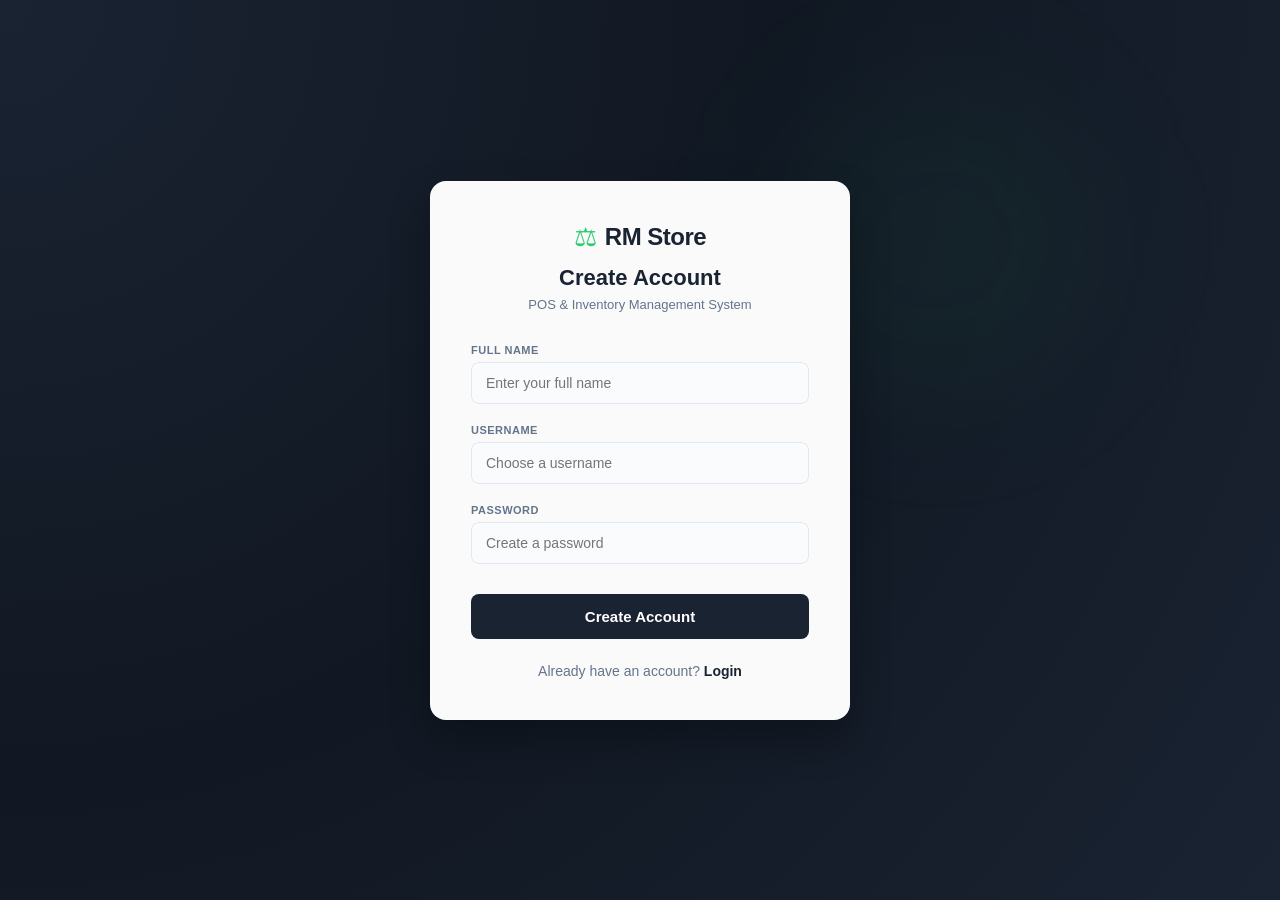
<file: Project/src/main/resources/static/signup.html>
<!DOCTYPE html>
<html lang="en">
<head>
    <meta charset="UTF-8">
    <meta name="viewport" content="width=device-width, initial-scale=1.0">
    <title>Sign Up - RM Store</title>
    <link rel="stylesheet" href="auth.css">
</head>
<body>

<div class="auth-card">
    <div class="brand-header">
        <div class="logo-container">
            <span class="logo-icon">⚖</span>
            <span class="logo-text">RM Store</span>
        </div>
        <h2>Create Account</h2>
        <p class="subtitle">POS & Inventory Management System</p>
    </div>

    <div class="input-group">
        <label for="fullName">Full Name</label>
        <input
                type="text"
                id="fullName"
                placeholder="Enter your full name"
                required>
    </div>

    <div class="input-group">
        <label for="username">Username</label>
        <input
                type="text"
                id="username"
                placeholder="Choose a username"
                required>
    </div>

    <div class="input-group">
        <label for="password">Password</label>
        <input
                type="password"
                id="password"
                placeholder="Create a password"
                required>
    </div>

    <button onclick="signup()" class="btn-submit">
        Create Account
    </button>

    <p class="footer-text">
        Already have an account?
        <a href="login.html">Login</a>
    </p>
</div>

<script src="signup.js"></script>

</body>
</html>
</file>
<file: Project/src/main/resources/static/createBill.css>
/* ========================================
   RM Store - Create Bill CSS
   All 5 fixes applied
   ======================================== */

:root {
    --navy: #1a2332;
    --navy-light: #1e2a3d;
    --green: #2ecc71;
    --green-dark: #27ae60;
    --blue: #3498db;
    --red: #e74c3c;
    --body-bg: #f0f4f8;
    --border: #e2e8f0;
    --text-muted: #94a3b8;
    --white: #ffffff;
    --shadow: 0 4px 20px rgba(0,0,0,0.08);
}

/* Base */
* { margin: 0; padding: 0; box-sizing: border-box; }
body {
    font-family: 'Plus Jakarta Sans', sans-serif;
    background: var(--body-bg);
    overflow: hidden;
    height: 100vh;
}

.app-container { display: flex; height: 100vh; overflow: hidden; }

/* ---- SIDEBAR ---- */
.sidebar {
    width: 240px;
    background: var(--navy);
    flex-shrink: 0;
    display: flex;
    flex-direction: column;
}
.sidebar-header {
    padding: 22px 25px;
    color: white;
    border-bottom: 1px solid rgba(255,255,255,0.06);
    display: flex;
    align-items: center;
    gap: 10px;
    font-weight: 700;
    font-size: 1.1rem;
}
.logo-icon { color: var(--green); font-size: 1.3rem; }
.sidebar-nav ul { list-style: none; padding: 12px 0; }
.sidebar-nav li a {
    display: flex;
    align-items: center;
    gap: 10px;
    padding: 13px 25px;
    color: var(--text-muted);
    text-decoration: none;
    font-size: 0.875rem;
    font-weight: 500;
    transition: all 0.2s;
}
.sidebar-nav li a:hover { color: white; background: rgba(255,255,255,0.04); }
.sidebar-nav li.active a {
    background: rgba(46,204,113,0.12);
    color: var(--green);
    border-right: 3px solid var(--green);
}

/* ---- CONTENT AREA ---- */
.content-area {
    flex: 1;
    height: 100vh;
    display: flex;
    flex-direction: column;
    overflow: hidden;
}
.top-nav {
    background: var(--white);
    padding: 14px 28px;
    border-bottom: 1px solid var(--border);
    display: flex;
    justify-content: space-between;
    align-items: center;
    font-size: 0.875rem;
    color: #64748b;
}
.top-nav strong { color: #1e293b; }
.live-clock {
    font-family: 'JetBrains Mono', monospace;
    font-size: 0.9rem;
    color: var(--navy);
    font-weight: 600;
    letter-spacing: 1px;
}

.page-container {
    padding: 24px 28px;
    flex: 1;
    display: flex;
    flex-direction: column;
    overflow: hidden;
}

.page-header { margin-bottom: 18px; }
.page-header h1 { font-size: 1.6rem; font-weight: 800; color: #1e293b; }
.page-header h1 span { color: var(--green); }

/* ---- INPUT PANEL ---- */
/* Change 4 & 5 applied here */
.input-panel {
    background: var(--white);
    padding: 16px 20px;
    border-radius: 12px;
    display: flex;
    gap: 12px;
    width: 100%;
    margin-bottom: 20px;
    border: 1px solid var(--border);
    box-shadow: var(--shadow);
    align-items: flex-end;
    /* Important: position relative so dropdown can anchor */
    position: relative;
}

.input-group {
    display: flex;
    flex-direction: column;
    gap: 5px;
}

.input-group label {
    font-size: 0.78rem;
    font-weight: 600;
    color: #64748b;
    text-transform: uppercase;
    letter-spacing: 0.5px;
}

input[type="text"],
input[type="number"] {
    padding: 9px 12px;
    border-radius: 8px;
    border: 1.5px solid var(--border);
    font-family: 'Plus Jakarta Sans', sans-serif;
    font-size: 0.9rem;
    color: #1e293b;
    transition: border-color 0.2s;
    background: #fafafa;
}
input:focus {
    outline: none;
    border-color: var(--green);
    background: white;
}

/* Change 4: Shorter, proportioned inputs */
.search-group {
    flex: 0 0 220px; /* fixed width, not stretching too wide */
    position: relative; /* anchor for dropdown */
}

.search-group input {
    width: 100%;
}

.price-grp {
    flex: 0 0 120px; /* compact price field */
}
.price-grp input {
    width: 100%;
}

/* Add button - right next to price */
#addBtn {
    flex-shrink: 0;
    height: 38px;
    padding: 0 20px;
    border: none;
    border-radius: 8px;
    background: var(--green);
    color: white;
    font-family: 'Plus Jakarta Sans', sans-serif;
    font-weight: 700;
    font-size: 0.875rem;
    cursor: pointer;
    display: flex;
    align-items: center;
    gap: 6px;
    transition: background 0.2s, transform 0.1s;
    margin-bottom: 0;
    align-self: flex-end;
}
#addBtn:hover { background: var(--green-dark); }
#addBtn:active { transform: scale(0.97); }

/* ---- CHANGE 5: Search Dropdown - Absolute, floats over layout ---- */
.dropdown {
    position: absolute;
    top: calc(100% + 4px); /* just below the input */
    left: 0;
    width: 100%;
    background: white;
    border: 1.5px solid var(--border);
    border-radius: 10px;
    box-shadow: 0 8px 30px rgba(0,0,0,0.12);
    z-index: 9999; /* float above everything */
    display: none;
    overflow: hidden;
    max-height: 220px;
    overflow-y: auto;
}

.dropdown div {
    padding: 10px 14px;
    font-size: 0.875rem;
    color: #334155;
    cursor: pointer;
    border-bottom: 1px solid #f1f5f9;
    transition: background 0.15s;
}
.dropdown div:last-child { border-bottom: none; }
.dropdown div:hover {
    background: #f0fdf4;
    color: var(--green-dark);
    font-weight: 600;
}

/* When dropdown has items, show it */
.dropdown:not(:empty) { display: block; }

/* ---- INVOICE / RECEIPT ---- */
/* Change 1: Real thermal receipt design */
.invoice-box {
    background: white;
    width: 340px;
    min-height: 200px;
    max-height: calc(100vh - 280px);
    overflow-y: auto;
    border-radius: 4px;
    box-shadow:
        0 2px 8px rgba(0,0,0,0.10),
        0 0 0 1px rgba(0,0,0,0.06);
    margin-bottom: 16px;
    font-family: 'JetBrains Mono', monospace;
    /* Jagged bottom edge (thermal effect) */
    position: relative;
}

/* Thermal header */
.thermal-header {
    text-align: center;
    padding: 20px 20px 12px;
    border-bottom: none;
}

.store-logo-area {
    margin-bottom: 6px;
}
.store-icon {
    font-size: 1.6rem;
    color: var(--navy);
}

.store-title {
    font-family: 'JetBrains Mono', monospace;
    font-size: 1.1rem;
    font-weight: 700;
    letter-spacing: 2px;
    color: #0f172a;
    margin-bottom: 2px;
}

.store-sub {
    font-size: 0.75rem;
    color: #475569;
    letter-spacing: 1px;
    text-transform: uppercase;
    margin-bottom: 2px;
}

.store-address,
.store-contact {
    font-size: 0.7rem;
    color: #64748b;
    line-height: 1.5;
}

.receipt-divider {
    text-align: center;
    font-size: 0.65rem;
    color: #94a3b8;
    letter-spacing: 4px;
    padding: 6px 0;
}

/* Invoice meta rows */
.invoice-meta {
    padding: 6px 20px 8px;
}
.meta-row {
    display: flex;
    justify-content: space-between;
    font-size: 0.72rem;
    line-height: 1.8;
}
.meta-label { color: #64748b; text-transform: uppercase; letter-spacing: 0.5px; }
.meta-value { color: #1e293b; font-weight: 600; }

/* Dashed separator */
.dashed-line {
    border: none;
    border-top: 1px dashed #94a3b8;
    margin: 4px 20px;
}

/* ---- CHANGE 2: Clean bill table ---- */
#billTable {
    width: calc(100% - 40px);
    margin: 8px 20px;
    border-collapse: collapse;
    font-family: 'JetBrains Mono', monospace;
    font-size: 0.78rem;
}

#billTable thead tr {
    border-bottom: 1px solid #e2e8f0;
}

#billTable th {
    font-size: 0.68rem;
    font-weight: 700;
    text-transform: uppercase;
    letter-spacing: 1px;
    color: #475569;
    padding: 4px 0 6px;
}

#billTable th.col-product { text-align: left; }
#billTable th.col-price { text-align: right; width: 70px; }
#billTable th.col-action { width: 22px; }

#billTable tbody tr {
    border-bottom: 1px dotted #f1f5f9;
    transition: background 0.15s;
}
#billTable tbody tr:hover {
    background: #fafffe;
}

#billTable td {
    padding: 6px 0;
    vertical-align: middle;
    color: #1e293b;
}

.col-product { text-align: left; }
.col-price { text-align: right; width: 70px; font-weight: 600; }

/* Change 2: Delete button - hover only */
.col-action {
    width: 22px;
    text-align: right;
    padding-left: 6px;
}

.delete-btn {
    background: none;
    border: none;
    color: var(--red);
    cursor: pointer;
    font-size: 0.75rem;
    opacity: 0;           /* hidden by default */
    transition: opacity 0.15s, transform 0.15s;
    padding: 2px 4px;
    border-radius: 4px;
    line-height: 1;
}

#billTable tbody tr:hover .delete-btn {
    opacity: 1;           /* show on row hover */
}
.delete-btn:hover {
    transform: scale(1.2);
    background: #fff0ef;
}

/* Total section */
.total-section {
    width: calc(100% - 40px);
    margin: 8px 20px 0;
    padding: 10px 14px;
    background: var(--navy);
    color: white;
    border-radius: 6px;
    display: flex;
    justify-content: space-between;
    align-items: center;
    font-family: 'JetBrains Mono', monospace;
}
.total-label {
    font-size: 0.75rem;
    font-weight: 700;
    letter-spacing: 1.5px;
    text-transform: uppercase;
    color: #94a3b8;
}
.total-amount {
    font-size: 1rem;
    font-weight: 700;
    color: var(--green);
    letter-spacing: 0.5px;
}

/* Thermal footer */
.thermal-footer {
    text-align: center;
    padding: 12px 20px 16px;
    font-family: 'JetBrains Mono', monospace;
}
.footer-divider {
    border-top: 1px dashed #94a3b8;
    margin: 0 0 10px;
}
.thank-you {
    font-size: 0.78rem;
    font-weight: 700;
    letter-spacing: 2px;
    color: #1e293b;
    margin-bottom: 2px;
}
.visit-again {
    font-size: 0.68rem;
    color: #64748b;
    margin-bottom: 10px;
}

/* Barcode decoration */
.barcode-area {
    display: flex;
    flex-direction: column;
    align-items: center;
    gap: 4px;
    margin-top: 8px;
}
.barcode-lines {
    height: 28px;
    width: 120px;
    background: repeating-linear-gradient(
        90deg,
        #1e293b 0px, #1e293b 2px,
        transparent 2px, transparent 4px,
        #1e293b 4px, #1e293b 5px,
        transparent 5px, transparent 7px,
        #1e293b 7px, #1e293b 10px,
        transparent 10px, transparent 12px,
        #1e293b 12px, #1e293b 14px,
        transparent 14px, transparent 15px,
        #1e293b 15px, #1e293b 17px,
        transparent 17px, transparent 20px
    );
}
.barcode-num {
    font-size: 0.62rem;
    color: #64748b;
    letter-spacing: 2px;
}

/* ---- CONTROL PANEL ---- */
.control-panel {
    display: flex;
    gap: 10px;
    margin-top: 4px;
}

.btn-green, .btn-blue {
    border: none;
    padding: 10px 22px;
    border-radius: 8px;
    color: white;
    cursor: pointer;
    font-weight: 700;
    font-size: 0.875rem;
    font-family: 'Plus Jakarta Sans', sans-serif;
    display: flex;
    align-items: center;
    gap: 7px;
    transition: all 0.2s;
}
.btn-green { background: var(--green); }
.btn-green:hover { background: var(--green-dark); }
.btn-blue { background: var(--blue); }
.btn-blue:hover { background: #2980b9; }

/* ---- CHANGE 3: Save Modal ---- */
.modal-overlay {
    position: fixed;
    inset: 0;
    background: rgba(15, 23, 42, 0.6);
    backdrop-filter: blur(4px);
    z-index: 10000;
    display: flex;
    align-items: center;
    justify-content: center;
}

.modal-box {
    background: white;
    border-radius: 16px;
    padding: 36px 40px;
    width: 360px;
    text-align: center;
    box-shadow: 0 20px 60px rgba(0,0,0,0.2);
    animation: modalPop 0.25s ease;
}

@keyframes modalPop {
    from { transform: scale(0.9); opacity: 0; }
    to { transform: scale(1); opacity: 1; }
}

.modal-icon {
    width: 56px;
    height: 56px;
    background: #f0fdf4;
    border-radius: 50%;
    display: flex;
    align-items: center;
    justify-content: center;
    margin: 0 auto 16px;
    font-size: 1.4rem;
    color: var(--green);
}

.modal-title {
    font-size: 1.3rem;
    font-weight: 800;
    color: #0f172a;
    margin-bottom: 8px;
    font-family: 'Plus Jakarta Sans', sans-serif;
}

.modal-sub {
    font-size: 0.85rem;
    color: #64748b;
    margin-bottom: 24px;
    line-height: 1.5;
}

.modal-actions {
    display: flex;
    gap: 10px;
    justify-content: center;
}

.modal-btn {
    flex: 1;
    padding: 11px 0;
    border-radius: 8px;
    font-family: 'Plus Jakarta Sans', sans-serif;
    font-weight: 700;
    font-size: 0.9rem;
    cursor: pointer;
    border: none;
    transition: all 0.2s;
}
.modal-btn.cancel {
    background: #f1f5f9;
    color: #475569;
}
.modal-btn.cancel:hover { background: #e2e8f0; }
.modal-btn.confirm {
    background: var(--green);
    color: white;
}
.modal-btn.confirm:hover { background: var(--green-dark); }

/* ---- TOAST NOTIFICATION ---- */
.toast-msg {
    position: fixed;
    bottom: 30px;
    left: 50%;
    transform: translateX(-50%) translateY(20px);
    background: #0f172a;
    color: white;
    padding: 12px 24px;
    border-radius: 30px;
    font-size: 0.875rem;
    font-weight: 600;
    font-family: 'Plus Jakarta Sans', sans-serif;
    opacity: 0;
    transition: all 0.3s;
    z-index: 20000;
    white-space: nowrap;
    border-left: 3px solid var(--green);
}
.toast-msg.show {
    opacity: 1;
    transform: translateX(-50%) translateY(0);
}

/* Location lines: hidden on screen, shown only when printing */
.print-location { display: none; }

/* ========================================
   PRINT STYLES - Thermal left-aligned
   ======================================== */
@media print {
    body {
        overflow: visible;
        background: white;
        margin: 0;
        padding: 0;
    }

    .sidebar,
    .top-nav,
    .input-panel,
    .control-panel,
    .col-action,
    .delete-btn,
    .modal-overlay,
    .page-header { display: none !important; }

    .content-area {
        display: block;
        height: auto;
        overflow: visible;
    }

    .page-container {
        padding: 0;
        display: block;
        overflow: visible;
    }

    /* Thermal receipt: LEFT-aligned (thermal printers feed from left edge) */
    .invoice-box {
        display: block !important;
        width: 72mm !important;
        max-height: none !important;
        overflow: visible !important;
        margin: 0 !important;           /* left edge - no auto centering */
        box-shadow: none !important;
        border-radius: 0 !important;
        border: none !important;
        font-family: 'JetBrains Mono', monospace !important;
        font-size: 9pt !important;
        background: white !important;
        padding: 2mm 3mm !important;
    }

    /* Show location ONLY on print */
    .print-location {
        display: block !important;
        font-size: 7.5pt !important;
        color: #333 !important;
        text-align: center;
        line-height: 1.6;
    }

    .thermal-header { padding: 0 0 3px; }
    .store-icon { font-size: 1rem !important; }
    .store-title { font-size: 11pt !important; letter-spacing: 2px; }
    .store-sub { font-size: 7.5pt !important; }
    .receipt-divider { padding: 3px 0; font-size: 8pt !important; }

    .invoice-meta { padding: 3px 0; }
    .meta-row { font-size: 8pt !important; line-height: 1.7; }

    .dashed-line { margin: 3px 0 !important; }

    #billTable {
        width: 100% !important;
        margin: 3px 0 !important;
        font-size: 8.5pt !important;
    }

    #billTable th { font-size: 7.5pt !important; padding: 3px 0 4px !important; }
    #billTable td { font-size: 8.5pt !important; padding: 4px 0 !important; }

    .total-section {
        width: 100% !important;
        margin: 5px 0 0 !important;
        background: black !important;
        color: white !important;
        -webkit-print-color-adjust: exact;
        print-color-adjust: exact;
        padding: 7px 10px !important;
        border-radius: 0 !important;
    }

    .total-label { font-size: 8pt !important; color: #ccc !important; }
    .total-amount { color: white !important; font-size: 10pt !important; }

    .thermal-footer {
        padding: 6px 0 4px !important;
        font-size: 8pt !important;
    }

    /* No barcode - no digital existence */
    .barcode-area { display: none !important; }

    @page {
        margin: 0;
        size: 80mm auto;  /* standard thermal roll */
    }
}
</file>
<file: Project/src/main/resources/static/inventry.css>
:root {
    --sidebar-bg: #2c3e50;
    --active-bg: #34495e;
    --green-accent: #2ecc71;
    --text-light: #ecf0f1;
    --body-bg: #f4f7f9;
}

* {
    margin: 0;
    padding: 0;
    box-sizing: border-box;
    font-family: 'Segoe UI', Tahoma, sans-serif;
}

.app-container {
    display: flex;
    width: 100%;
    height: 100vh;
}

/* Sidebar Styling - Matches Screenshot */
.sidebar {
    width: 260px;
    background-color: var(--sidebar-bg);
    color: white;
    display: flex;
    flex-direction: column;
}

.sidebar-header {
    padding: 25px;
    display: flex;
    align-items: center;
    gap: 15px;
}

.logo-icon {
    font-size: 1.8rem;
    color: var(--green-accent);
}

.brand-name {
    font-size: 1.4rem;
    font-weight: bold;
}

.sidebar-nav {
    flex: 1;
}

.sidebar-nav ul {
    list-style: none;
}

.sidebar-nav li {
    padding: 15px 25px;
    transition: 0.2s;
}

.sidebar-nav li a {
    color: #bdc3c7;
    text-decoration: none;
    display: flex;
    align-items: center;
    gap: 12px;
}

.sidebar-nav li.active {
    background-color: var(--active-bg);
    border-left: 5px solid var(--green-accent);
}

.sidebar-nav li.active a {
    color: var(--green-accent);
}

.sidebar-nav li:hover:not(.active) {
    background-color: #3d566e;
}

.sidebar-footer {
    padding: 20px;
    font-size: 0.85rem;
    color: #95a5a6;
    border-top: 1px solid #3e4f5f;
}

/* Main Content Area */
.content-area {
    flex: 1;
    background-color: var(--body-bg);
    overflow-y: auto;
}

.top-nav {
    padding: 15px 30px;
    background: white;
    font-size: 0.9rem;
    color: #7f8c8d;
    border-bottom: 1px solid #e0e0e0;
}

.top-nav span {
    color: #2c3e50;
    font-weight: bold;
}

.inventory-container {
    padding: 30px;
}

/* Glass-style Cards */
.glass-card {
    background: white;
    border-radius: 12px;
    box-shadow: 0 4px 15px rgba(0,0,0,0.05);
    padding: 20px;
    margin-bottom: 25px;
}

/* Action Bar Styling */
.action-bar {
    display: flex;
    justify-content: space-between;
    align-items: center;
}

.action-bar input {
    width: 350px;
    padding: 10px 15px;
    border: 1px solid #ddd;
    border-radius: 8px;
    outline: none;
}

.btn-add {
    background-color: var(--green-accent);
    color: white;
    border: none;
    padding: 10px 40px;
    border-radius: 8px;
    font-weight: bold;
    cursor: pointer;
    transition: 0.2s;
}

.btn-add:hover {
    background-color: #27ae60;
}

/* Table Wrapper */
.table-wrapper {
    padding: 0;
    overflow: hidden;
}

table {
    width: 100%;
    border-collapse: collapse;
}

th {
    background-color: #f8f9fa;
    color: #7f8c8d;
    text-align: left;
    padding: 18px 25px;
    border-bottom: 2px solid #eee;
}

td {
    padding: 15px 25px;
    border-bottom: 1px solid #eee;
    color: #2c3e50;
}

/* Delete button inside table row */
.btn-delete-row {
    display: none;
    background: none;
    border: none;
    color: #e74c3c;
    font-size: 1rem;
    cursor: pointer;
    padding: 2px 6px;
    border-radius: 50%;
    transition: background 0.2s;
    line-height: 1;
}

.btn-delete-row:hover {
    background-color: #fdecea;
}

tr:hover .btn-delete-row {
    display: inline-block;
}

tr:hover {
    background-color: #fcfcfc;
}

/* td that holds delete button - align right */
.td-actions {
    text-align: right;
    padding-right: 20px;
    width: 50px;
}

/* Simple Modal */
.modal {
    display: none;
    position: fixed;
    top: 0; left: 0; width: 100%; height: 100%;
    background: rgba(0,0,0,0.6);
    justify-content: center;
    align-items: center;
}

.modal-content {
    background: white;
    padding: 30px;
    border-radius: 15px;
    width: 400px;
    text-align: center;
}

.modal-content input {
    width: 100%;
    padding: 12px;
    margin: 20px 0;
    border: 1px solid #ddd;
    border-radius: 8px;
}

.modal-btns {
    display: flex;
    gap: 10px;
}

.btn-save { background: var(--green-accent); color: white; border: none; flex: 1; padding: 12px; border-radius: 8px; cursor: pointer; }
.btn-cancel { background: #e74c3c; color: white; border: none; flex: 1; padding: 12px; border-radius: 8px; cursor: pointer; }

/* Success confirmation inside add modal */
.success-icon {
    font-size: 3rem;
    color: var(--green-accent);
    margin-bottom: 15px;
}

.success-msg {
    font-size: 1rem;
    color: #2c3e50;
    margin-bottom: 25px;
}

.btn-ok {
    background: var(--green-accent);
    color: white;
    border: none;
    padding: 12px 60px;
    border-radius: 8px;
    font-size: 1rem;
    cursor: pointer;
    margin: 0 auto;
    display: block;
}

.btn-ok:hover {
    background: #27ae60;
}

/* Delete modal icon */
.delete-icon {
    font-size: 2.5rem;
    color: #e74c3c;
    margin-bottom: 10px;
}

.delete-msg {
    color: #7f8c8d;
    font-size: 0.95rem;
    margin: 10px 0 25px 0;
}
</file>
<file: Project/src/main/resources/static/auth.css>
body {
    font-family: 'Segoe UI', Tahoma, Geneva, Verdana, sans-serif;
    /* Immersive enterprise background gradient using your project colors */
    background: radial-gradient(circle at 0% 0%, #1a2332 0%, #111823 50%, #1a2332 100%);
    height: 100vh;
    display: flex;
    justify-content: center;
    align-items: center;
    margin: 0;
    position: relative;
}

/* Subtle background accent glow */
body::before {
    content: "";
    position: absolute;
    width: 300px;
    height: 300px;
    background: rgba(46, 204, 113, 0.05);
    border-radius: 50%;
    top: 10%;
    right: 15%;
    filter: blur(80px);
    z-index: 1;
}

.auth-card {
    width: 420px;
    background: rgba(255, 255, 255, 0.98);
    padding: 40px;
    border-radius: 16px;
    box-shadow: 0 20px 40px rgba(0, 0, 0, 0.3);
    box-sizing: border-box;
    z-index: 2;
    border: 1px solid rgba(255, 255, 255, 0.1);
}

/* Brand Header Styling */
.brand-header {
    text-align: center;
    margin-bottom: 32px;
}

.logo-container {
    display: flex;
    align-items: center;
    justify-content: center;
    gap: 8px;
    margin-bottom: 12px;
}

.logo-icon {
    font-size: 26px;
    color: #2ecc71; /* Accent green from dashboard */
}

.logo-text {
    font-size: 24px;
    font-weight: 700;
    color: #1a2332;
    letter-spacing: -0.5px;
}

.brand-header h2 {
    color: #1a2332;
    font-size: 22px;
    margin: 0 0 6px 0;
    font-weight: 600;
}

.brand-header .subtitle {
    color: #64748b;
    font-size: 13px;
    margin: 0;
    font-weight: 400;
}

/* Form Layout Elements */
.input-group {
    display: flex;
    flex-direction: column;
    margin-bottom: 20px;
}

.input-group label {
    font-size: 11px;
    font-weight: 700;
    color: #64748b;
    margin-bottom: 6px;
    text-transform: uppercase;
    letter-spacing: 0.5px;
}

input {
    width: 100%;
    padding: 12px 14px;
    border: 1px solid #e2e8f0;
    border-radius: 8px;
    box-sizing: border-box;
    font-size: 14px;
    background-color: #fafbfc;
    color: #1a2332;
    transition: all 0.2s ease-in-out;
}

input:focus {
    outline: none;
    border-color: #2ecc71;
    background-color: #ffffff;
    box-shadow: 0 0 0 3px rgba(46, 204, 113, 0.15);
}

/* Interactive Action Buttons */
.btn-submit {
    width: 100%;
    padding: 14px;
    border: none;
    border-radius: 8px;
    background: #1a2332; /* Elite dark navy default */
    color: white;
    cursor: pointer;
    font-size: 15px;
    font-weight: 600;
    transition: all 0.2s ease;
    margin-top: 10px;
}

.btn-submit:hover {
    background: #2ecc71; /* Smooth hover transition to theme green */
    box-shadow: 0 4px 12px rgba(46, 204, 113, 0.2);
}

.footer-text {
    text-align: center;
    margin-top: 24px;
    color: #64748b;
    font-size: 14px;
    margin-bottom: 0;
}

a {
    color: #1a2332;
    text-decoration: none;
    font-weight: 600;
    transition: color 0.2s;
}

a:hover {
    color: #2ecc71;
    text-decoration: underline;
}
</file>
